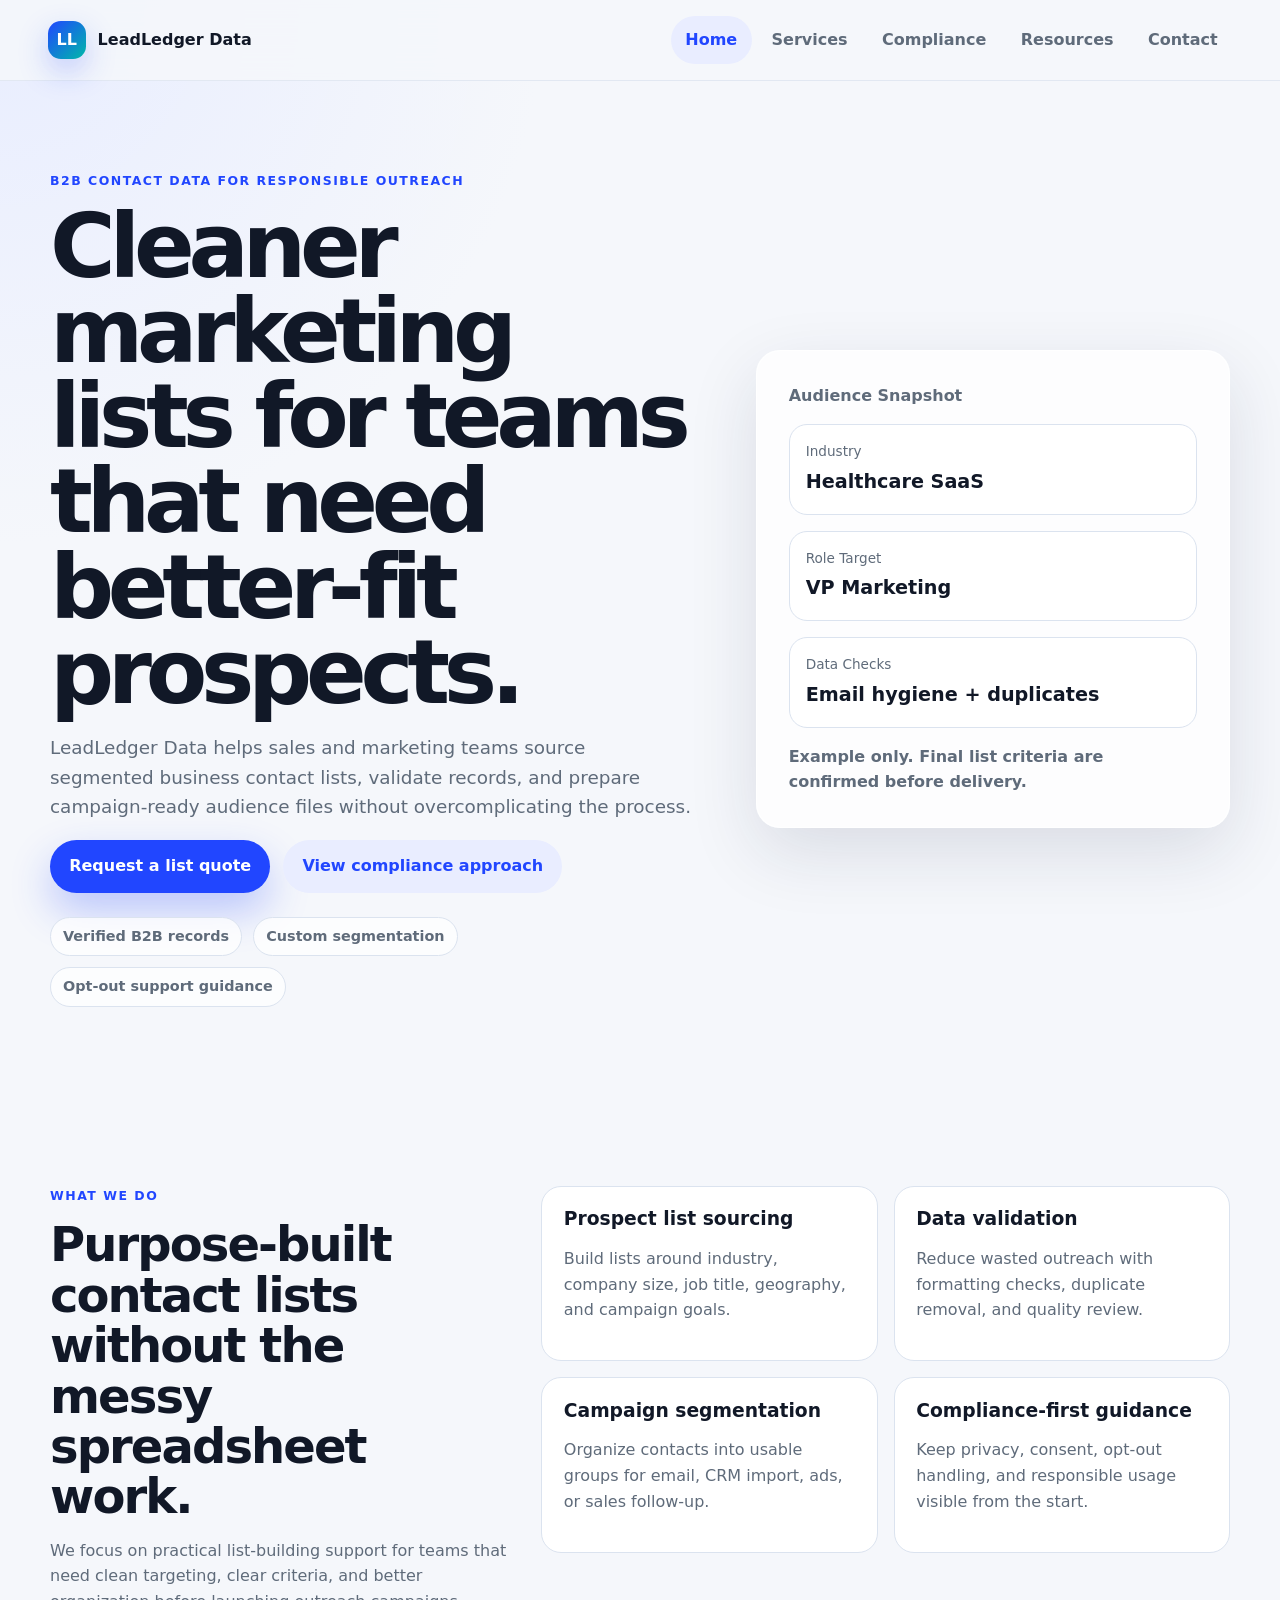
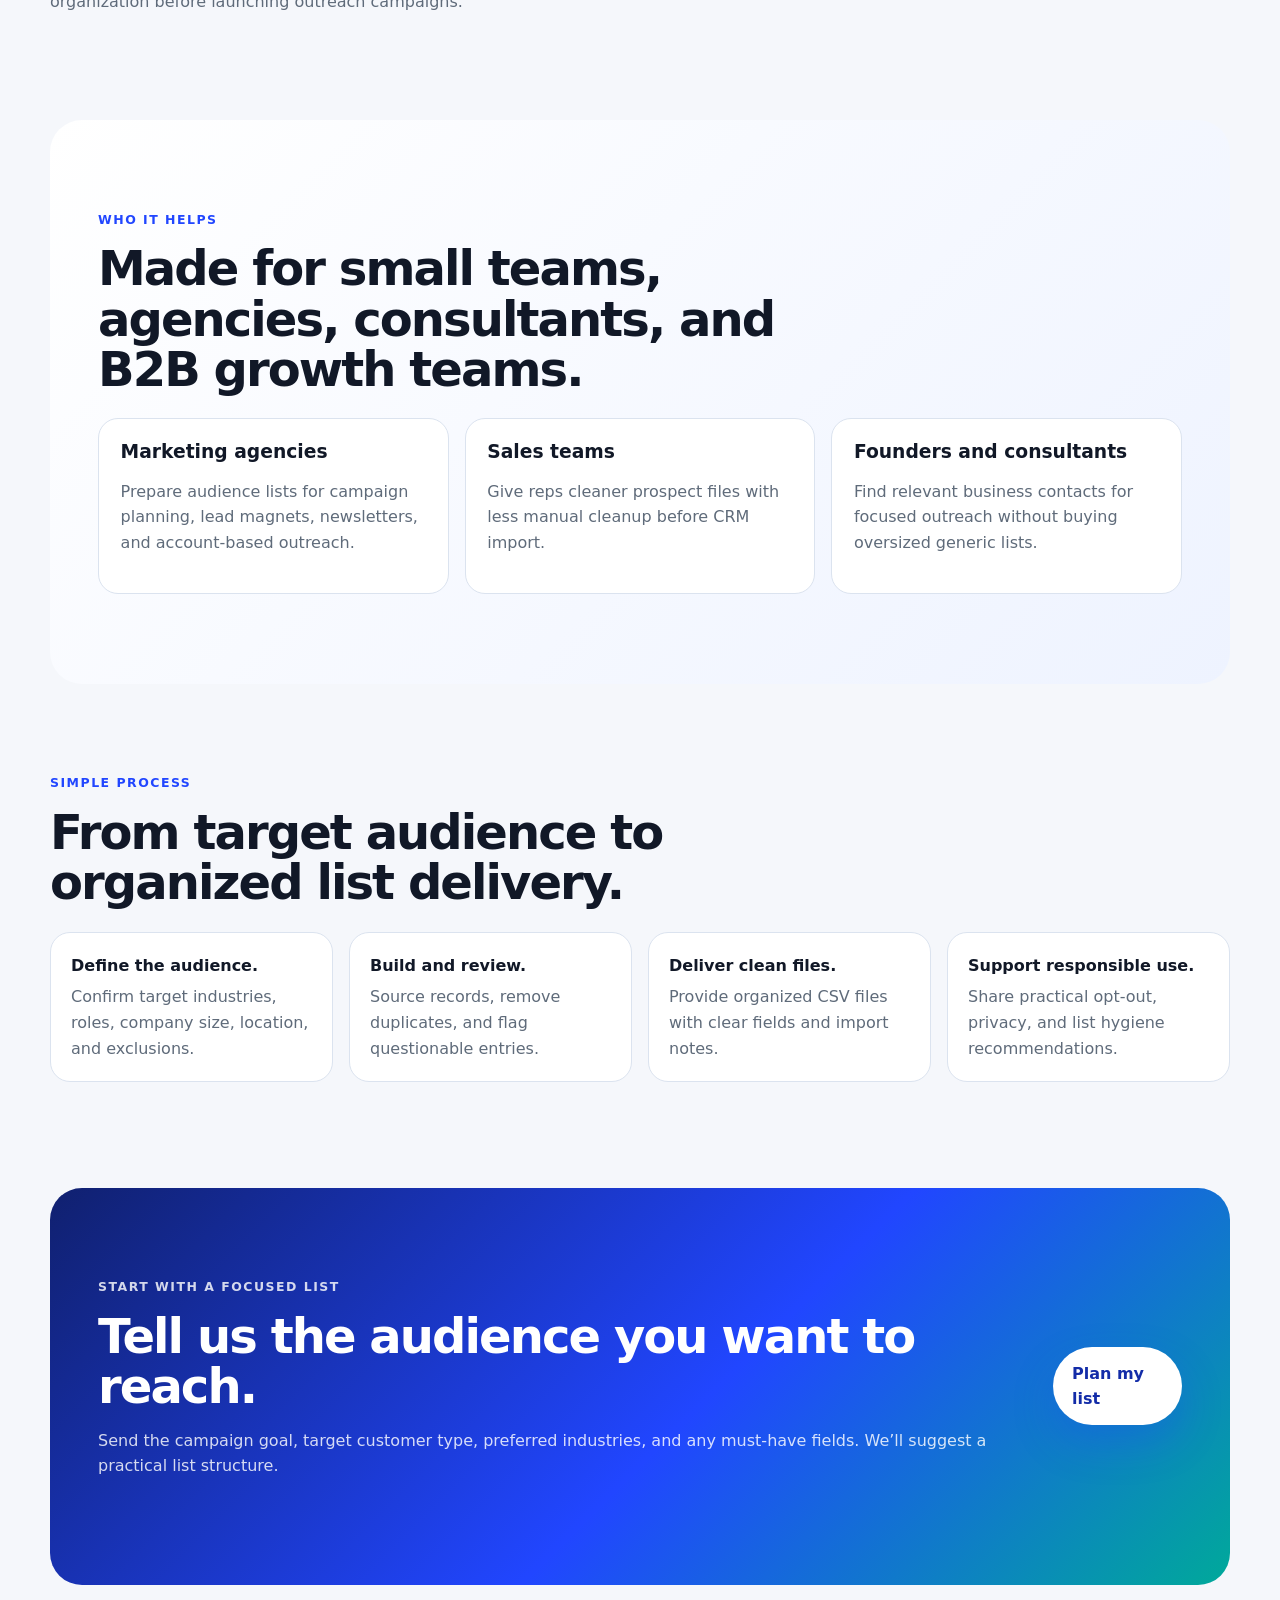
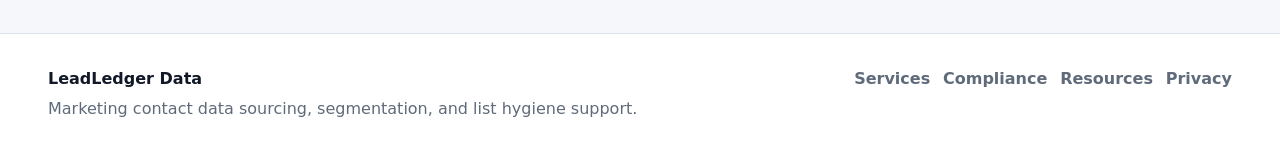
<file: index.html>
<!DOCTYPE html>
<html lang="en">
<head>
  <meta charset="UTF-8" />
  <meta name="viewport" content="width=device-width, initial-scale=1.0" />
  <title>LeadLedger Data | Verified Marketing Contact Lists</title>
  <meta name="description" content="LeadLedger Data helps growth teams source clean, compliant, and segmented marketing contact lists for B2B outreach and campaign planning." />
  <meta name="robots" content="index, follow" />
  <meta property="og:title" content="LeadLedger Data | Verified Marketing Contact Lists" />
  <meta property="og:description" content="Premium contact list sourcing, validation, segmentation, and data hygiene support for responsible marketing outreach." />
  <meta property="og:type" content="website" />
  <link rel="stylesheet" href="assets/css/styles.css" />
</head>
<body>
  <header class="site-header">
    <a class="brand" href="index.html" aria-label="LeadLedger Data home">
      <span class="brand-mark">LL</span>
      <span>LeadLedger Data</span>
    </a>
    <button class="nav-toggle" type="button" aria-label="Open navigation" aria-expanded="false">☰</button>
    <nav class="site-nav" aria-label="Main navigation">
      <a href="index.html" aria-current="page">Home</a>
      <a href="services.html">Services</a>
      <a href="compliance.html">Compliance</a>
      <a href="resources.html">Resources</a>
      <a href="contact.html">Contact</a>
    </nav>
  </header>

  <main>
    <section class="hero section-pad">
      <div class="hero-copy">
        <p class="eyebrow">B2B contact data for responsible outreach</p>
        <h1>Cleaner marketing lists for teams that need better-fit prospects.</h1>
        <p class="hero-text">LeadLedger Data helps sales and marketing teams source segmented business contact lists, validate records, and prepare campaign-ready audience files without overcomplicating the process.</p>
        <div class="hero-actions">
          <a class="button primary" href="contact.html">Request a list quote</a>
          <a class="button secondary" href="compliance.html">View compliance approach</a>
        </div>
        <ul class="trust-list" aria-label="Service highlights">
          <li>Verified B2B records</li>
          <li>Custom segmentation</li>
          <li>Opt-out support guidance</li>
        </ul>
      </div>
      <div class="hero-panel" aria-label="Example data categories">
        <div class="panel-topline">Audience Snapshot</div>
        <div class="metric-card"><span>Industry</span><strong>Healthcare SaaS</strong></div>
        <div class="metric-card"><span>Role Target</span><strong>VP Marketing</strong></div>
        <div class="metric-card"><span>Data Checks</span><strong>Email hygiene + duplicates</strong></div>
        <div class="panel-note">Example only. Final list criteria are confirmed before delivery.</div>
      </div>
    </section>

    <section class="section-pad grid-two">
      <div>
        <p class="eyebrow">What we do</p>
        <h2>Purpose-built contact lists without the messy spreadsheet work.</h2>
        <p>We focus on practical list-building support for teams that need clean targeting, clear criteria, and better organization before launching outreach campaigns.</p>
      </div>
      <div class="feature-grid">
        <article class="feature-card">
          <h3>Prospect list sourcing</h3>
          <p>Build lists around industry, company size, job title, geography, and campaign goals.</p>
        </article>
        <article class="feature-card">
          <h3>Data validation</h3>
          <p>Reduce wasted outreach with formatting checks, duplicate removal, and quality review.</p>
        </article>
        <article class="feature-card">
          <h3>Campaign segmentation</h3>
          <p>Organize contacts into usable groups for email, CRM import, ads, or sales follow-up.</p>
        </article>
        <article class="feature-card">
          <h3>Compliance-first guidance</h3>
          <p>Keep privacy, consent, opt-out handling, and responsible usage visible from the start.</p>
        </article>
      </div>
    </section>

    <section class="section-pad soft-section">
      <div class="section-heading">
        <p class="eyebrow">Who it helps</p>
        <h2>Made for small teams, agencies, consultants, and B2B growth teams.</h2>
      </div>
      <div class="cards-three">
        <article class="info-card">
          <h3>Marketing agencies</h3>
          <p>Prepare audience lists for campaign planning, lead magnets, newsletters, and account-based outreach.</p>
        </article>
        <article class="info-card">
          <h3>Sales teams</h3>
          <p>Give reps cleaner prospect files with less manual cleanup before CRM import.</p>
        </article>
        <article class="info-card">
          <h3>Founders and consultants</h3>
          <p>Find relevant business contacts for focused outreach without buying oversized generic lists.</p>
        </article>
      </div>
    </section>

    <section class="section-pad process-section">
      <div class="section-heading narrow">
        <p class="eyebrow">Simple process</p>
        <h2>From target audience to organized list delivery.</h2>
      </div>
      <ol class="timeline">
        <li><strong>Define the audience.</strong><span>Confirm target industries, roles, company size, location, and exclusions.</span></li>
        <li><strong>Build and review.</strong><span>Source records, remove duplicates, and flag questionable entries.</span></li>
        <li><strong>Deliver clean files.</strong><span>Provide organized CSV files with clear fields and import notes.</span></li>
        <li><strong>Support responsible use.</strong><span>Share practical opt-out, privacy, and list hygiene recommendations.</span></li>
      </ol>
    </section>

    <section class="cta section-pad">
      <div>
        <p class="eyebrow">Start with a focused list</p>
        <h2>Tell us the audience you want to reach.</h2>
        <p>Send the campaign goal, target customer type, preferred industries, and any must-have fields. We’ll suggest a practical list structure.</p>
      </div>
      <a class="button primary light" href="contact.html">Plan my list</a>
    </section>
  </main>

  <footer class="site-footer">
    <div>
      <strong>LeadLedger Data</strong>
      <p>Marketing contact data sourcing, segmentation, and list hygiene support.</p>
    </div>
    <nav aria-label="Footer navigation">
      <a href="services.html">Services</a>
      <a href="compliance.html">Compliance</a>
      <a href="resources.html">Resources</a>
      <a href="privacy.html">Privacy</a>
    </nav>
  </footer>
  <script src="assets/js/script.js" defer></script>
</body>
</html>
</file>
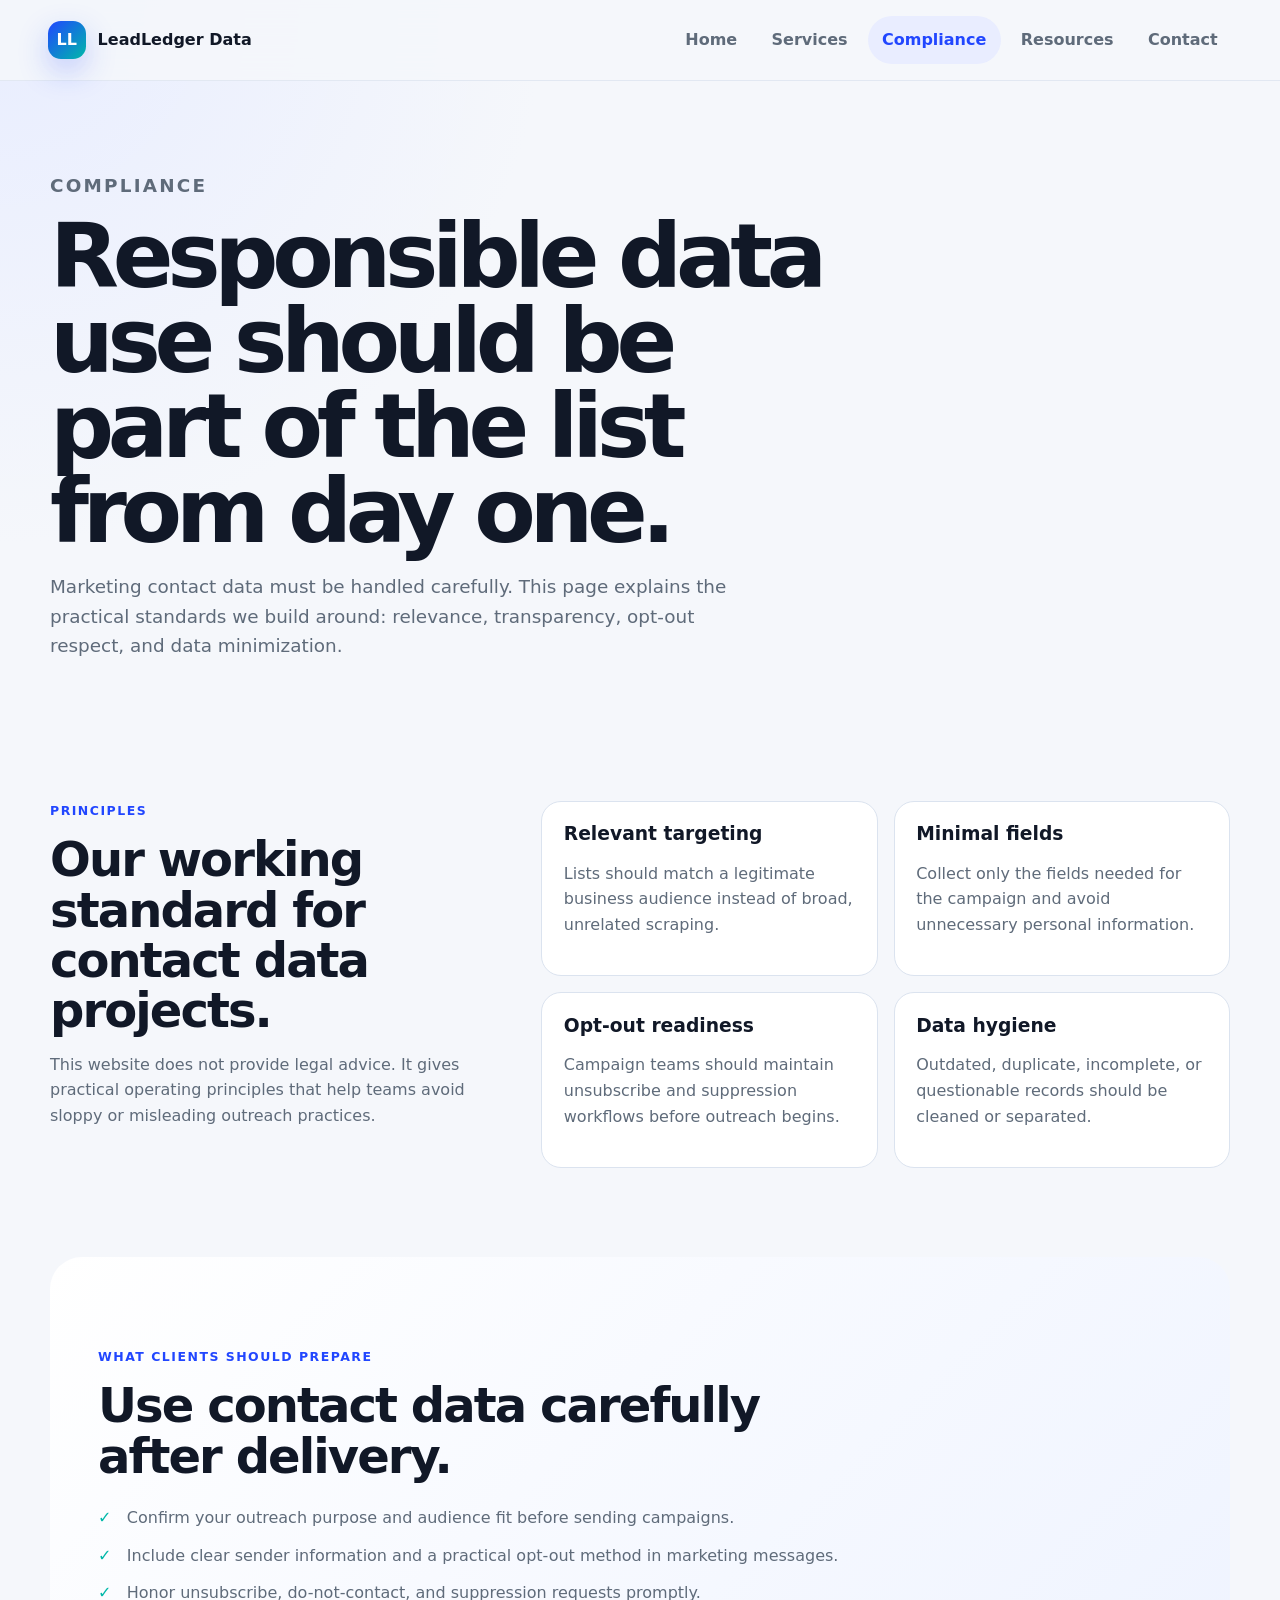
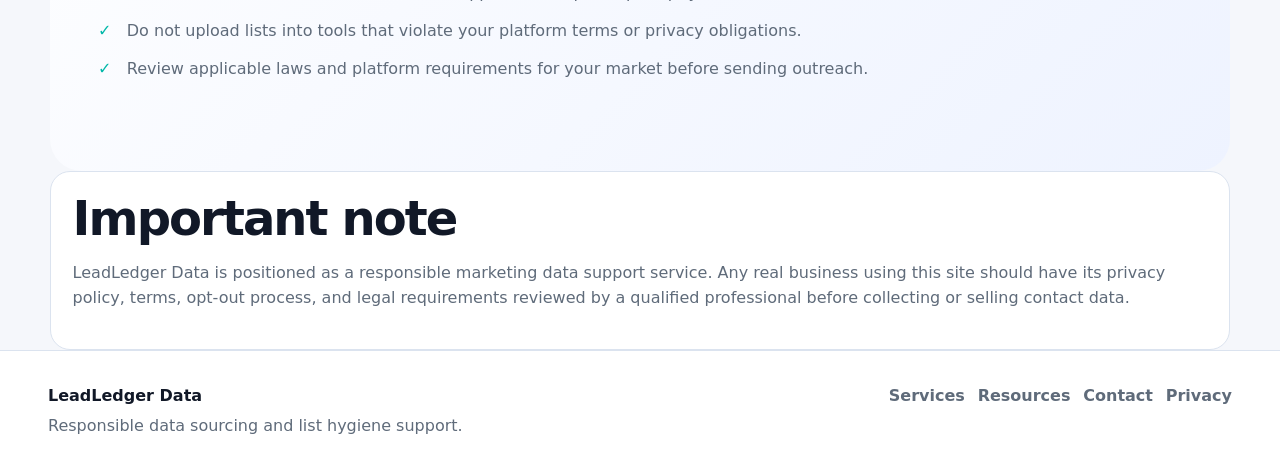
<file: compliance.html>
<!DOCTYPE html>
<html lang="en">
<head>
  <meta charset="UTF-8" />
  <meta name="viewport" content="width=device-width, initial-scale=1.0" />
  <title>Data Compliance Approach | LeadLedger Data</title>
  <meta name="description" content="Learn how LeadLedger Data approaches responsible marketing contact data, opt-out handling, privacy expectations, and list hygiene." />
  <meta name="robots" content="index, follow" />
  <link rel="stylesheet" href="assets/css/styles.css" />
</head>
<body>
  <header class="site-header">
    <a class="brand" href="index.html"><span class="brand-mark">LL</span><span>LeadLedger Data</span></a>
    <button class="nav-toggle" type="button" aria-label="Open navigation" aria-expanded="false">☰</button>
    <nav class="site-nav" aria-label="Main navigation"><a href="index.html">Home</a><a href="services.html">Services</a><a href="compliance.html" aria-current="page">Compliance</a><a href="resources.html">Resources</a><a href="contact.html">Contact</a></nav>
  </header>

  <main>
    <section class="page-hero section-pad">
      <p class="eyebrow">Compliance</p>
      <h1>Responsible data use should be part of the list from day one.</h1>
      <p>Marketing contact data must be handled carefully. This page explains the practical standards we build around: relevance, transparency, opt-out respect, and data minimization.</p>
    </section>

    <section class="section-pad grid-two">
      <div>
        <p class="eyebrow">Principles</p>
        <h2>Our working standard for contact data projects.</h2>
        <p>This website does not provide legal advice. It gives practical operating principles that help teams avoid sloppy or misleading outreach practices.</p>
      </div>
      <div class="feature-grid">
        <article class="feature-card"><h3>Relevant targeting</h3><p>Lists should match a legitimate business audience instead of broad, unrelated scraping.</p></article>
        <article class="feature-card"><h3>Minimal fields</h3><p>Collect only the fields needed for the campaign and avoid unnecessary personal information.</p></article>
        <article class="feature-card"><h3>Opt-out readiness</h3><p>Campaign teams should maintain unsubscribe and suppression workflows before outreach begins.</p></article>
        <article class="feature-card"><h3>Data hygiene</h3><p>Outdated, duplicate, incomplete, or questionable records should be cleaned or separated.</p></article>
      </div>
    </section>

    <section class="section-pad soft-section">
      <div class="section-heading narrow">
        <p class="eyebrow">What clients should prepare</p>
        <h2>Use contact data carefully after delivery.</h2>
      </div>
      <ul class="checklist">
        <li>Confirm your outreach purpose and audience fit before sending campaigns.</li>
        <li>Include clear sender information and a practical opt-out method in marketing messages.</li>
        <li>Honor unsubscribe, do-not-contact, and suppression requests promptly.</li>
        <li>Do not upload lists into tools that violate your platform terms or privacy obligations.</li>
        <li>Review applicable laws and platform requirements for your market before sending outreach.</li>
      </ul>
    </section>

    <section class="section-pad notice-box">
      <h2>Important note</h2>
      <p>LeadLedger Data is positioned as a responsible marketing data support service. Any real business using this site should have its privacy policy, terms, opt-out process, and legal requirements reviewed by a qualified professional before collecting or selling contact data.</p>
    </section>
  </main>

  <footer class="site-footer"><div><strong>LeadLedger Data</strong><p>Responsible data sourcing and list hygiene support.</p></div><nav aria-label="Footer navigation"><a href="services.html">Services</a><a href="resources.html">Resources</a><a href="contact.html">Contact</a><a href="privacy.html">Privacy</a></nav></footer>
  <script src="assets/js/script.js" defer></script>
</body>
</html>
</file>
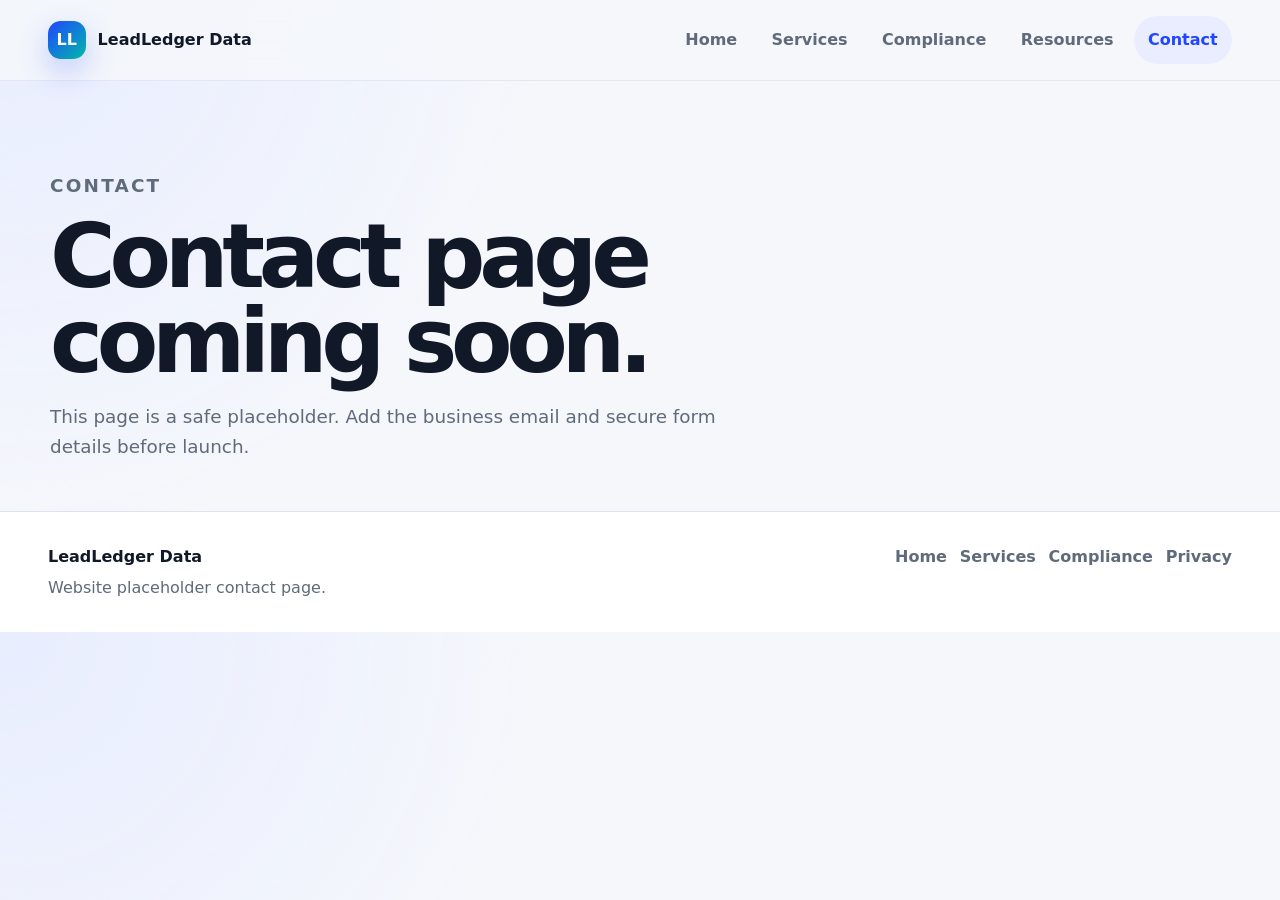
<file: contact.html>
<!DOCTYPE html>
<html lang="en">
<head>
  <meta charset="UTF-8" />
  <meta name="viewport" content="width=device-width, initial-scale=1.0" />
  <title>Contact | LeadLedger Data</title>
  <meta name="description" content="Contact information for LeadLedger Data." />
  <link rel="stylesheet" href="assets/css/styles.css" />
</head>
<body>
  <header class="site-header">
    <a class="brand" href="index.html"><span class="brand-mark">LL</span><span>LeadLedger Data</span></a>
    <button class="nav-toggle" type="button" aria-label="Open navigation" aria-expanded="false">☰</button>
    <nav class="site-nav" aria-label="Main navigation"><a href="index.html">Home</a><a href="services.html">Services</a><a href="compliance.html">Compliance</a><a href="resources.html">Resources</a><a href="contact.html" aria-current="page">Contact</a></nav>
  </header>
  <main>
    <section class="page-hero section-pad">
      <p class="eyebrow">Contact</p>
      <h1>Contact page coming soon.</h1>
      <p>This page is a safe placeholder. Add the business email and secure form details before launch.</p>
    </section>
  </main>
  <footer class="site-footer"><div><strong>LeadLedger Data</strong><p>Website placeholder contact page.</p></div><nav aria-label="Footer navigation"><a href="index.html">Home</a><a href="services.html">Services</a><a href="compliance.html">Compliance</a><a href="privacy.html">Privacy</a></nav></footer>
  <script src="assets/js/script.js" defer></script>
</body>
</html>
</file>
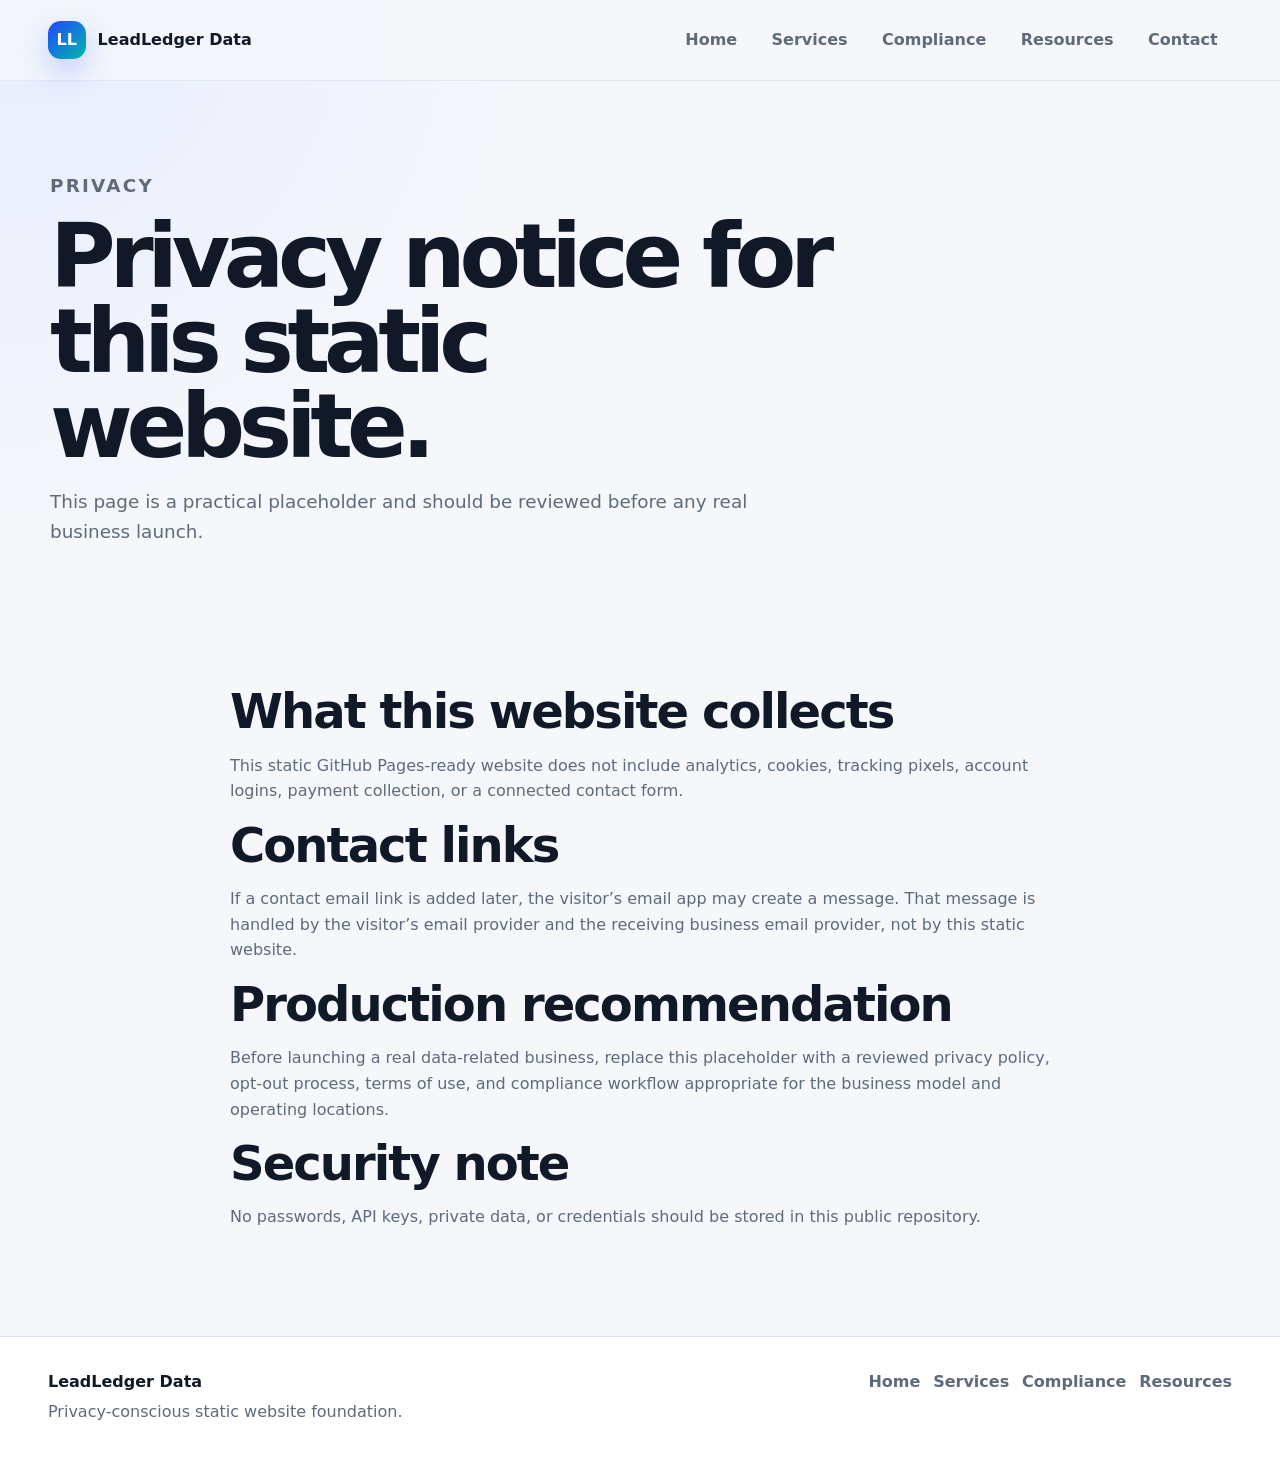
<file: privacy.html>
<!DOCTYPE html>
<html lang="en">
<head>
  <meta charset="UTF-8" />
  <meta name="viewport" content="width=device-width, initial-scale=1.0" />
  <title>Privacy Notice | LeadLedger Data</title>
  <meta name="description" content="Privacy notice for the LeadLedger Data website, including what this static demo does and does not collect." />
  <meta name="robots" content="index, follow" />
  <link rel="stylesheet" href="assets/css/styles.css" />
</head>
<body>
  <header class="site-header">
    <a class="brand" href="index.html"><span class="brand-mark">LL</span><span>LeadLedger Data</span></a>
    <button class="nav-toggle" type="button" aria-label="Open navigation" aria-expanded="false">☰</button>
    <nav class="site-nav" aria-label="Main navigation"><a href="index.html">Home</a><a href="services.html">Services</a><a href="compliance.html">Compliance</a><a href="resources.html">Resources</a><a href="contact.html">Contact</a></nav>
  </header>

  <main>
    <section class="page-hero section-pad">
      <p class="eyebrow">Privacy</p>
      <h1>Privacy notice for this static website.</h1>
      <p>This page is a practical placeholder and should be reviewed before any real business launch.</p>
    </section>

    <section class="section-pad legal-content">
      <h2>What this website collects</h2>
      <p>This static GitHub Pages-ready website does not include analytics, cookies, tracking pixels, account logins, payment collection, or a connected contact form.</p>

      <h2>Contact links</h2>
      <p>If a contact email link is added later, the visitor’s email app may create a message. That message is handled by the visitor’s email provider and the receiving business email provider, not by this static website.</p>

      <h2>Production recommendation</h2>
      <p>Before launching a real data-related business, replace this placeholder with a reviewed privacy policy, opt-out process, terms of use, and compliance workflow appropriate for the business model and operating locations.</p>

      <h2>Security note</h2>
      <p>No passwords, API keys, private data, or credentials should be stored in this public repository.</p>
    </section>
  </main>

  <footer class="site-footer"><div><strong>LeadLedger Data</strong><p>Privacy-conscious static website foundation.</p></div><nav aria-label="Footer navigation"><a href="index.html">Home</a><a href="services.html">Services</a><a href="compliance.html">Compliance</a><a href="resources.html">Resources</a></nav></footer>
  <script src="assets/js/script.js" defer></script>
</body>
</html>
</file>
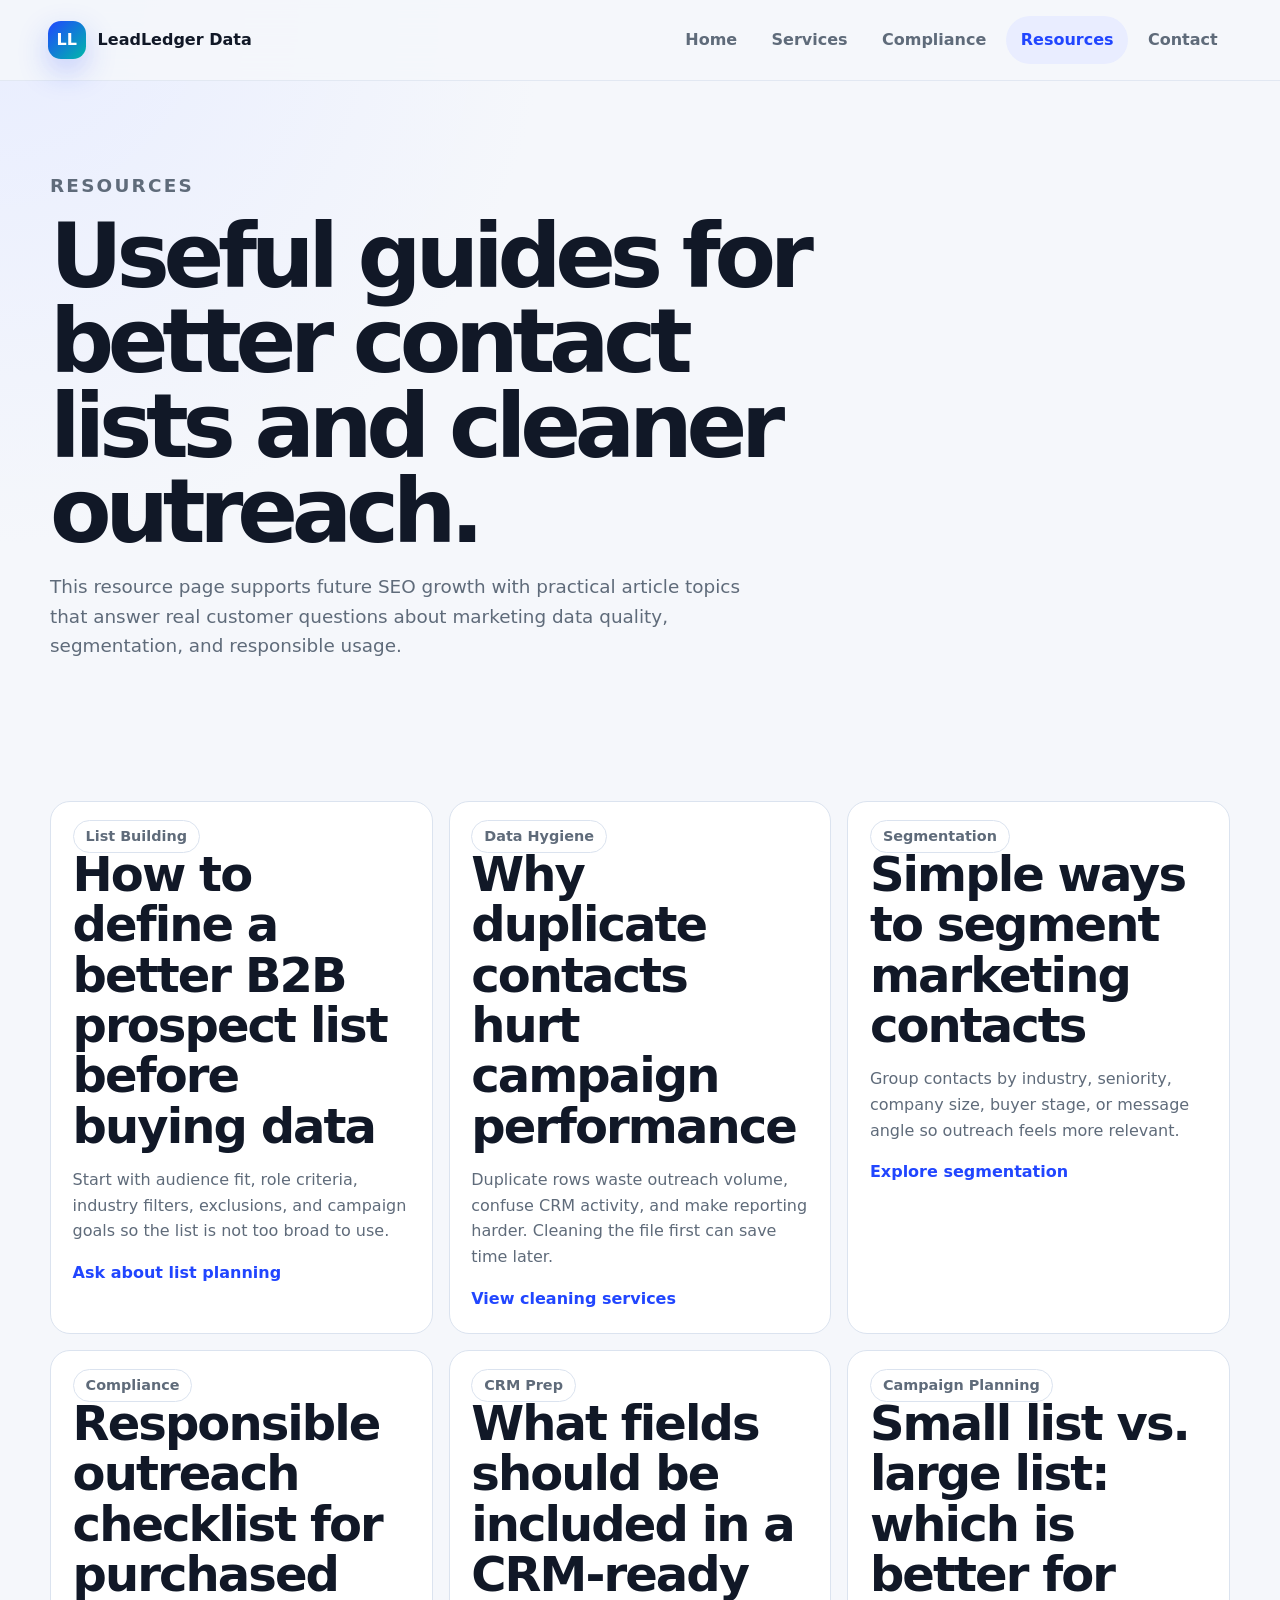
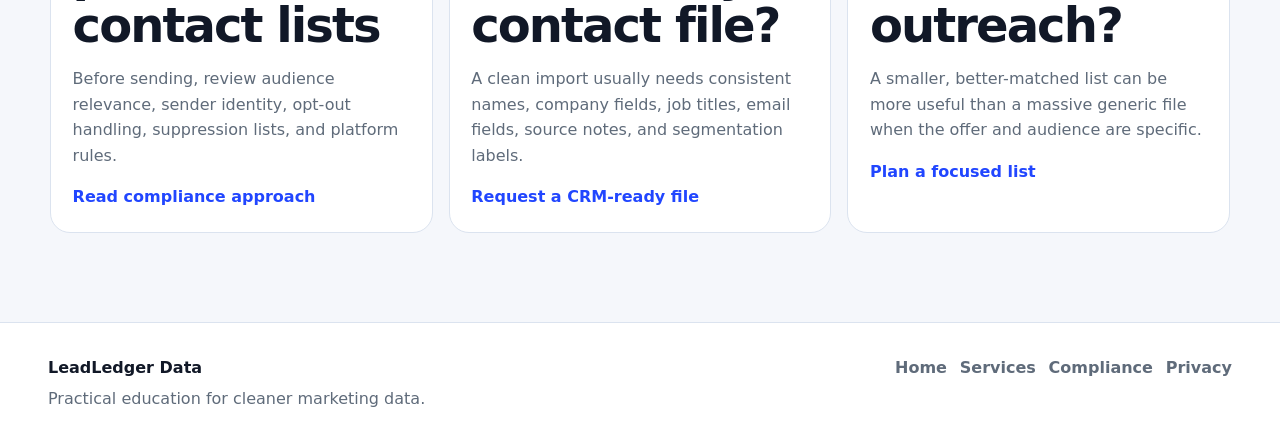
<file: resources.html>
<!DOCTYPE html>
<html lang="en">
<head>
  <meta charset="UTF-8" />
  <meta name="viewport" content="width=device-width, initial-scale=1.0" />
  <title>Marketing Data Resources | LeadLedger Data</title>
  <meta name="description" content="Read practical resources about B2B list building, marketing contact hygiene, segmentation, and responsible outreach planning." />
  <meta name="robots" content="index, follow" />
  <link rel="stylesheet" href="assets/css/styles.css" />
</head>
<body>
  <header class="site-header">
    <a class="brand" href="index.html"><span class="brand-mark">LL</span><span>LeadLedger Data</span></a>
    <button class="nav-toggle" type="button" aria-label="Open navigation" aria-expanded="false">☰</button>
    <nav class="site-nav" aria-label="Main navigation"><a href="index.html">Home</a><a href="services.html">Services</a><a href="compliance.html">Compliance</a><a href="resources.html" aria-current="page">Resources</a><a href="contact.html">Contact</a></nav>
  </header>

  <main>
    <section class="page-hero section-pad">
      <p class="eyebrow">Resources</p>
      <h1>Useful guides for better contact lists and cleaner outreach.</h1>
      <p>This resource page supports future SEO growth with practical article topics that answer real customer questions about marketing data quality, segmentation, and responsible usage.</p>
    </section>

    <section class="section-pad article-grid" aria-label="Starter article ideas">
      <article class="article-card">
        <span class="tag">List Building</span>
        <h2>How to define a better B2B prospect list before buying data</h2>
        <p>Start with audience fit, role criteria, industry filters, exclusions, and campaign goals so the list is not too broad to use.</p>
        <a href="contact.html">Ask about list planning</a>
      </article>
      <article class="article-card">
        <span class="tag">Data Hygiene</span>
        <h2>Why duplicate contacts hurt campaign performance</h2>
        <p>Duplicate rows waste outreach volume, confuse CRM activity, and make reporting harder. Cleaning the file first can save time later.</p>
        <a href="services.html">View cleaning services</a>
      </article>
      <article class="article-card">
        <span class="tag">Segmentation</span>
        <h2>Simple ways to segment marketing contacts</h2>
        <p>Group contacts by industry, seniority, company size, buyer stage, or message angle so outreach feels more relevant.</p>
        <a href="services.html">Explore segmentation</a>
      </article>
      <article class="article-card">
        <span class="tag">Compliance</span>
        <h2>Responsible outreach checklist for purchased contact lists</h2>
        <p>Before sending, review audience relevance, sender identity, opt-out handling, suppression lists, and platform rules.</p>
        <a href="compliance.html">Read compliance approach</a>
      </article>
      <article class="article-card">
        <span class="tag">CRM Prep</span>
        <h2>What fields should be included in a CRM-ready contact file?</h2>
        <p>A clean import usually needs consistent names, company fields, job titles, email fields, source notes, and segmentation labels.</p>
        <a href="contact.html">Request a CRM-ready file</a>
      </article>
      <article class="article-card">
        <span class="tag">Campaign Planning</span>
        <h2>Small list vs. large list: which is better for outreach?</h2>
        <p>A smaller, better-matched list can be more useful than a massive generic file when the offer and audience are specific.</p>
        <a href="contact.html">Plan a focused list</a>
      </article>
    </section>
  </main>

  <footer class="site-footer"><div><strong>LeadLedger Data</strong><p>Practical education for cleaner marketing data.</p></div><nav aria-label="Footer navigation"><a href="index.html">Home</a><a href="services.html">Services</a><a href="compliance.html">Compliance</a><a href="privacy.html">Privacy</a></nav></footer>
  <script src="assets/js/script.js" defer></script>
</body>
</html>
</file>
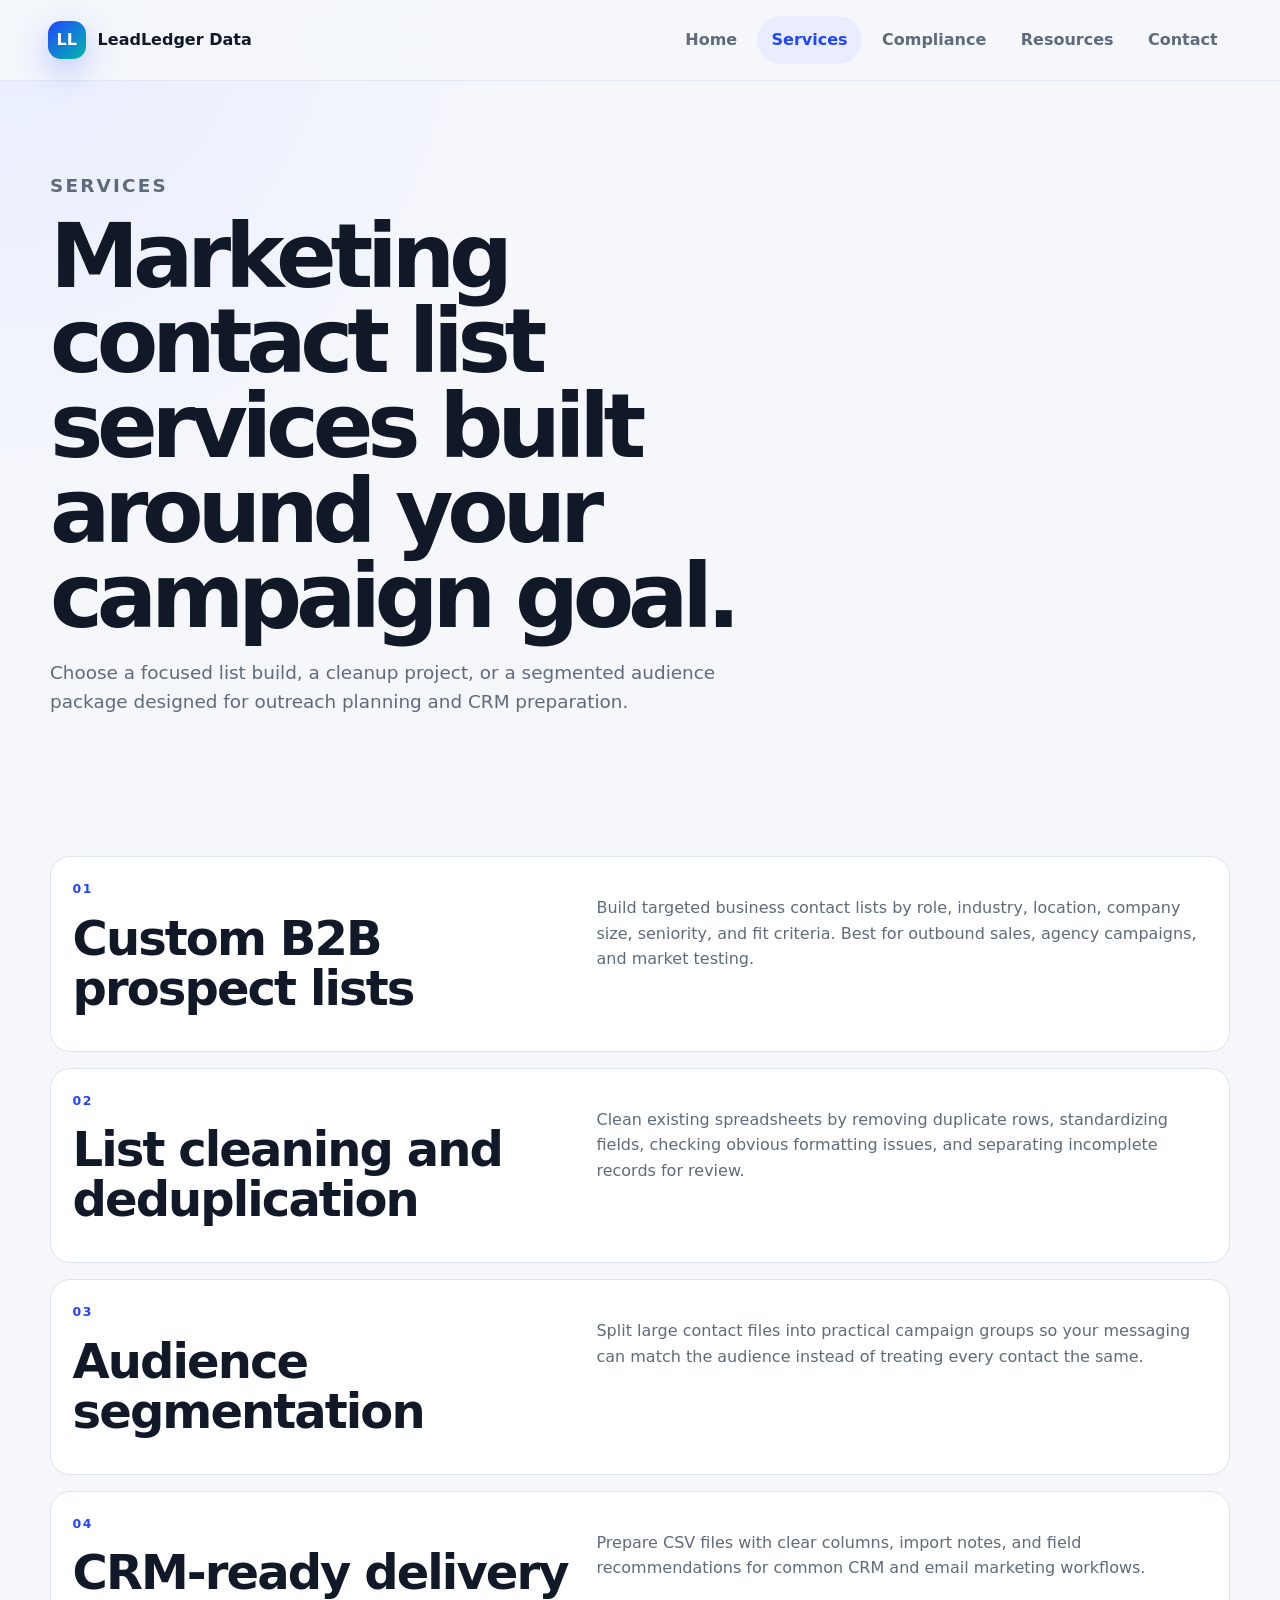
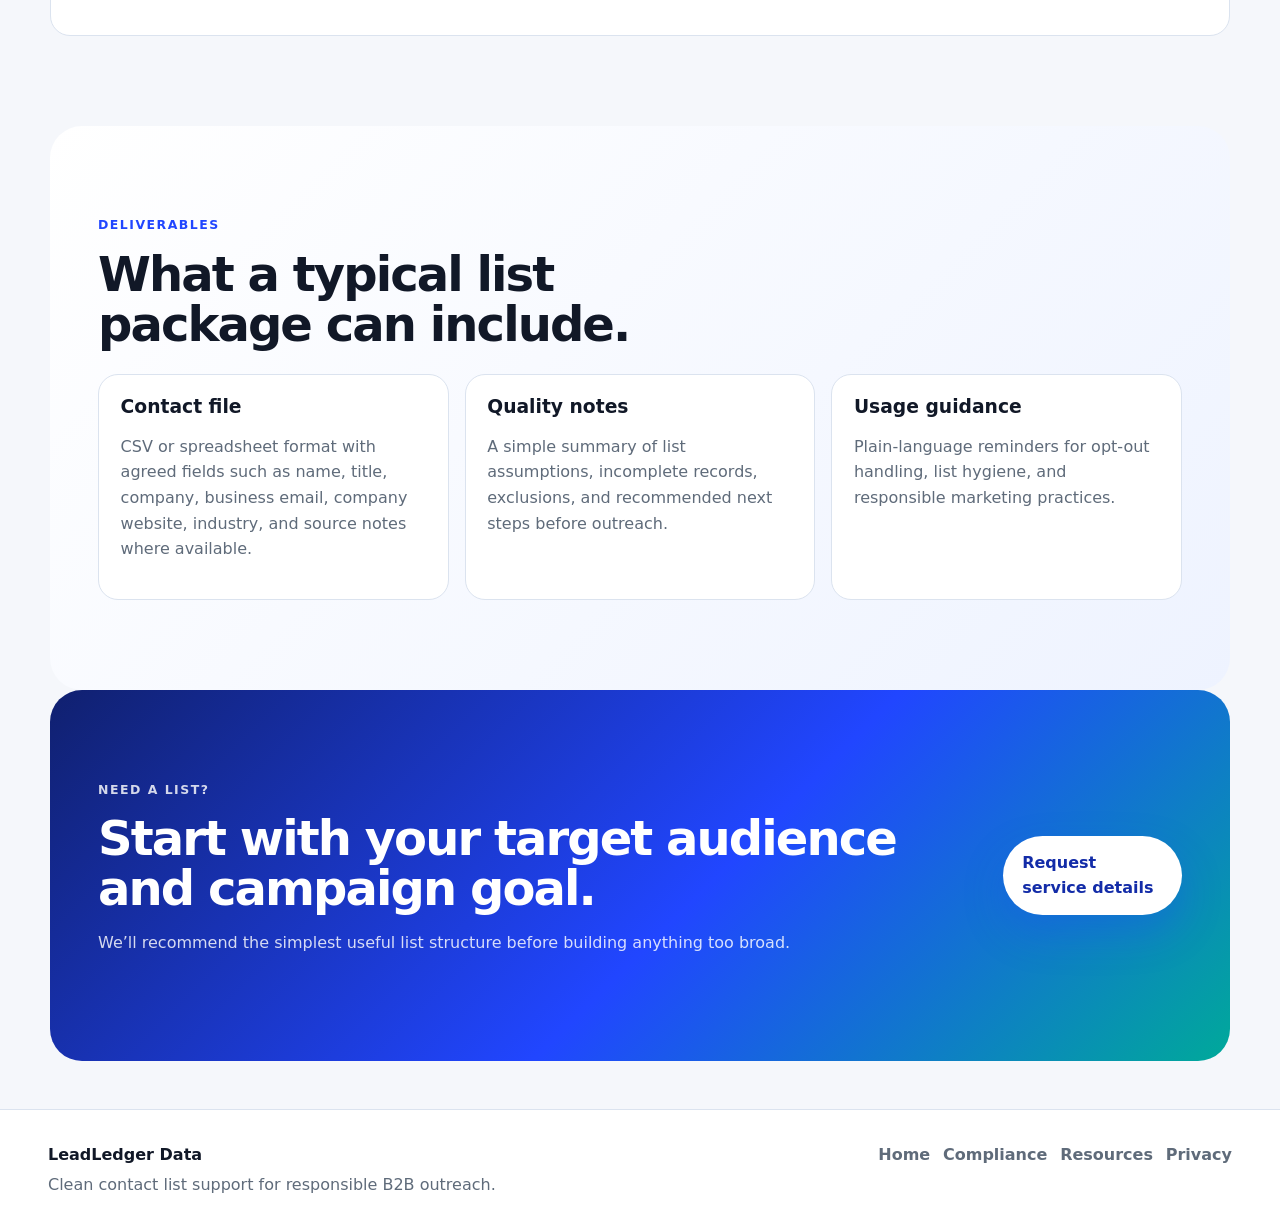
<file: services.html>
<!DOCTYPE html>
<html lang="en">
<head>
  <meta charset="UTF-8" />
  <meta name="viewport" content="width=device-width, initial-scale=1.0" />
  <title>Contact List Services | LeadLedger Data</title>
  <meta name="description" content="Explore LeadLedger Data services for prospect list sourcing, contact validation, segmentation, enrichment planning, and CRM-ready delivery." />
  <meta name="robots" content="index, follow" />
  <link rel="stylesheet" href="assets/css/styles.css" />
</head>
<body>
  <header class="site-header">
    <a class="brand" href="index.html"><span class="brand-mark">LL</span><span>LeadLedger Data</span></a>
    <button class="nav-toggle" type="button" aria-label="Open navigation" aria-expanded="false">☰</button>
    <nav class="site-nav" aria-label="Main navigation">
      <a href="index.html">Home</a>
      <a href="services.html" aria-current="page">Services</a>
      <a href="compliance.html">Compliance</a>
      <a href="resources.html">Resources</a>
      <a href="contact.html">Contact</a>
    </nav>
  </header>

  <main>
    <section class="page-hero section-pad">
      <p class="eyebrow">Services</p>
      <h1>Marketing contact list services built around your campaign goal.</h1>
      <p>Choose a focused list build, a cleanup project, or a segmented audience package designed for outreach planning and CRM preparation.</p>
    </section>

    <section class="section-pad service-list">
      <article class="service-card">
        <div>
          <p class="eyebrow">01</p>
          <h2>Custom B2B prospect lists</h2>
        </div>
        <p>Build targeted business contact lists by role, industry, location, company size, seniority, and fit criteria. Best for outbound sales, agency campaigns, and market testing.</p>
      </article>
      <article class="service-card">
        <div>
          <p class="eyebrow">02</p>
          <h2>List cleaning and deduplication</h2>
        </div>
        <p>Clean existing spreadsheets by removing duplicate rows, standardizing fields, checking obvious formatting issues, and separating incomplete records for review.</p>
      </article>
      <article class="service-card">
        <div>
          <p class="eyebrow">03</p>
          <h2>Audience segmentation</h2>
        </div>
        <p>Split large contact files into practical campaign groups so your messaging can match the audience instead of treating every contact the same.</p>
      </article>
      <article class="service-card">
        <div>
          <p class="eyebrow">04</p>
          <h2>CRM-ready delivery</h2>
        </div>
        <p>Prepare CSV files with clear columns, import notes, and field recommendations for common CRM and email marketing workflows.</p>
      </article>
    </section>

    <section class="section-pad soft-section">
      <div class="section-heading narrow">
        <p class="eyebrow">Deliverables</p>
        <h2>What a typical list package can include.</h2>
      </div>
      <div class="cards-three">
        <article class="info-card"><h3>Contact file</h3><p>CSV or spreadsheet format with agreed fields such as name, title, company, business email, company website, industry, and source notes where available.</p></article>
        <article class="info-card"><h3>Quality notes</h3><p>A simple summary of list assumptions, incomplete records, exclusions, and recommended next steps before outreach.</p></article>
        <article class="info-card"><h3>Usage guidance</h3><p>Plain-language reminders for opt-out handling, list hygiene, and responsible marketing practices.</p></article>
      </div>
    </section>

    <section class="cta section-pad">
      <div>
        <p class="eyebrow">Need a list?</p>
        <h2>Start with your target audience and campaign goal.</h2>
        <p>We’ll recommend the simplest useful list structure before building anything too broad.</p>
      </div>
      <a class="button primary light" href="contact.html">Request service details</a>
    </section>
  </main>

  <footer class="site-footer">
    <div><strong>LeadLedger Data</strong><p>Clean contact list support for responsible B2B outreach.</p></div>
    <nav aria-label="Footer navigation"><a href="index.html">Home</a><a href="compliance.html">Compliance</a><a href="resources.html">Resources</a><a href="privacy.html">Privacy</a></nav>
  </footer>
  <script src="assets/js/script.js" defer></script>
</body>
</html>
</file>
<file: assets/css/styles.css>
:root {
  --bg: #f5f7fb;
  --surface: #ffffff;
  --surface-soft: #eef3ff;
  --ink: #111827;
  --muted: #5f6b7a;
  --line: #dbe3ef;
  --primary: #2146ff;
  --primary-dark: #132ca8;
  --accent: #00b8a9;
  --shadow: 0 24px 70px rgba(22, 34, 69, 0.12);
  --radius: 24px;
  --max: 1180px;
}

* { box-sizing: border-box; }
html { scroll-behavior: smooth; }
body {
  margin: 0;
  font-family: Inter, ui-sans-serif, system-ui, -apple-system, BlinkMacSystemFont, "Segoe UI", sans-serif;
  color: var(--ink);
  background: radial-gradient(circle at top left, #e8edff 0, transparent 34rem), var(--bg);
  line-height: 1.6;
}

a { color: inherit; }
img, svg { max-width: 100%; }

.site-header {
  position: sticky;
  top: 0;
  z-index: 20;
  display: flex;
  align-items: center;
  justify-content: space-between;
  gap: 1rem;
  padding: 1rem clamp(1rem, 4vw, 3rem);
  background: rgba(245, 247, 251, 0.86);
  border-bottom: 1px solid rgba(219, 227, 239, 0.75);
  backdrop-filter: blur(16px);
}

.brand {
  display: inline-flex;
  align-items: center;
  gap: 0.75rem;
  font-weight: 800;
  text-decoration: none;
}

.brand-mark {
  display: grid;
  place-items: center;
  width: 2.35rem;
  height: 2.35rem;
  border-radius: 0.8rem;
  color: #fff;
  background: linear-gradient(135deg, var(--primary), var(--accent));
  box-shadow: 0 12px 30px rgba(33, 70, 255, 0.25);
}

.site-nav { display: flex; align-items: center; gap: 0.35rem; }
.site-nav a {
  padding: 0.7rem 0.9rem;
  border-radius: 999px;
  color: var(--muted);
  font-weight: 700;
  text-decoration: none;
}
.site-nav a:hover,
.site-nav a[aria-current="page"] { color: var(--primary); background: #e9edff; }

.nav-toggle {
  display: none;
  border: 1px solid var(--line);
  border-radius: 0.8rem;
  background: var(--surface);
  padding: 0.55rem 0.75rem;
  font-size: 1.2rem;
}

.section-pad { width: min(var(--max), calc(100% - 2rem)); margin: 0 auto; padding: clamp(3rem, 7vw, 6.5rem) 0; }
.hero { display: grid; grid-template-columns: minmax(0, 1.15fr) minmax(310px, 0.85fr); gap: clamp(2rem, 5vw, 5rem); align-items: center; min-height: 78vh; }
.hero-copy h1, .page-hero h1 { max-width: 780px; margin: 0; font-size: clamp(2.6rem, 7vw, 5.8rem); line-height: 0.95; letter-spacing: -0.07em; }
.hero-text, .page-hero p { max-width: 720px; font-size: 1.15rem; color: var(--muted); }
.eyebrow { margin: 0 0 0.85rem; color: var(--primary); font-size: 0.78rem; font-weight: 900; letter-spacing: 0.12em; text-transform: uppercase; }

.hero-actions, .site-footer nav { display: flex; flex-wrap: wrap; gap: 0.8rem; }
.button {
  display: inline-flex;
  align-items: center;
  justify-content: center;
  min-height: 3rem;
  padding: 0.85rem 1.2rem;
  border: 0;
  border-radius: 999px;
  font-weight: 900;
  text-decoration: none;
  cursor: pointer;
}
.button.primary { color: #fff; background: var(--primary); box-shadow: 0 18px 40px rgba(33, 70, 255, 0.28); }
.button.secondary { color: var(--primary); background: #e9edff; }
.button.light { background: #fff; color: var(--primary-dark); }

.trust-list { display: flex; flex-wrap: wrap; gap: 0.7rem; padding: 0; margin: 1.5rem 0 0; list-style: none; }
.trust-list li, .tag { border: 1px solid var(--line); border-radius: 999px; background: rgba(255,255,255,0.75); padding: 0.45rem 0.75rem; color: var(--muted); font-size: 0.9rem; font-weight: 700; }

.hero-panel, .static-card, .contact-sidebar {
  padding: clamp(1.4rem, 3vw, 2rem);
  border: 1px solid rgba(255,255,255,0.8);
  border-radius: var(--radius);
  background: rgba(255,255,255,0.78);
  box-shadow: var(--shadow);
}
.panel-topline, .panel-note { color: var(--muted); font-weight: 700; }
.metric-card { margin: 1rem 0; padding: 1rem; border: 1px solid var(--line); border-radius: 18px; background: #fff; }
.metric-card span { display: block; color: var(--muted); font-size: 0.85rem; }
.metric-card strong { display: block; margin-top: 0.25rem; font-size: 1.2rem; }

.grid-two { display: grid; grid-template-columns: minmax(0, 0.8fr) minmax(0, 1.2fr); gap: 2rem; align-items: start; }
h2 { margin: 0 0 1rem; font-size: clamp(1.9rem, 4vw, 3rem); line-height: 1.05; letter-spacing: -0.04em; }
h3 { margin: 0 0 0.45rem; line-height: 1.15; }
p { color: var(--muted); }
.feature-grid, .cards-three, .article-grid { display: grid; gap: 1rem; }
.feature-grid { grid-template-columns: repeat(2, minmax(0, 1fr)); }
.cards-three { grid-template-columns: repeat(3, minmax(0, 1fr)); }
.article-grid { grid-template-columns: repeat(3, minmax(0, 1fr)); }
.feature-card, .info-card, .article-card, .service-card, .notice-box {
  padding: 1.35rem;
  border: 1px solid var(--line);
  border-radius: 20px;
  background: var(--surface);
}
.article-card a { color: var(--primary); font-weight: 900; text-decoration: none; }

.soft-section { width: min(var(--max), calc(100% - 2rem)); border-radius: calc(var(--radius) + 8px); background: linear-gradient(135deg, #ffffff 0%, #eef3ff 100%); padding-left: clamp(1rem, 4vw, 3rem); padding-right: clamp(1rem, 4vw, 3rem); }
.section-heading { max-width: 760px; margin-bottom: 1.5rem; }
.narrow { max-width: 680px; }

.timeline { display: grid; grid-template-columns: repeat(4, minmax(0, 1fr)); gap: 1rem; padding: 0; list-style: none; counter-reset: steps; }
.timeline li { position: relative; padding: 1.25rem; border: 1px solid var(--line); border-radius: 20px; background: #fff; }
.timeline li strong { display: block; margin-bottom: 0.4rem; }
.timeline li span { color: var(--muted); }

.cta { display: flex; justify-content: space-between; align-items: center; gap: 2rem; margin-bottom: 3rem; padding-left: clamp(1.25rem, 4vw, 3rem); padding-right: clamp(1.25rem, 4vw, 3rem); border-radius: calc(var(--radius) + 8px); color: #fff; background: linear-gradient(135deg, #10206f, #2146ff 55%, #00a99a); }
.cta p, .cta .eyebrow { color: rgba(255,255,255,0.82); }
.cta h2 { color: #fff; }

.page-hero { padding-bottom: 2rem; }
.service-list { display: grid; gap: 1rem; }
.service-card { display: grid; grid-template-columns: 0.9fr 1.1fr; gap: 1.5rem; align-items: start; }
.checklist { margin: 0; padding: 0; list-style: none; display: grid; gap: 0.75rem; }
.checklist li { padding-left: 1.8rem; position: relative; color: var(--muted); }
.checklist li::before { content: "✓"; position: absolute; left: 0; color: var(--accent); font-weight: 900; }
.compact { gap: 0.55rem; }
.notice-box.small { margin-top: 1rem; box-shadow: none; }
.legal-content { max-width: 820px; }
.contact-layout { display: grid; grid-template-columns: minmax(0, 1fr) 360px; gap: 1.25rem; align-items: start; }

.site-footer { display: flex; justify-content: space-between; gap: 1.5rem; padding: 2rem clamp(1rem, 4vw, 3rem); border-top: 1px solid var(--line); background: #fff; }
.site-footer p { margin: 0.3rem 0 0; }
.site-footer a { color: var(--muted); font-weight: 800; text-decoration: none; }
.site-footer a:hover { color: var(--primary); }

@media (max-width: 860px) {
  .nav-toggle { display: inline-flex; }
  .site-nav { display: none; position: absolute; left: 1rem; right: 1rem; top: 4.6rem; flex-direction: column; align-items: stretch; padding: 0.75rem; border: 1px solid var(--line); border-radius: 18px; background: #fff; box-shadow: var(--shadow); }
  .site-nav.is-open { display: flex; }
  .hero, .grid-two, .service-card, .contact-layout { grid-template-columns: 1fr; }
  .feature-grid, .cards-three, .article-grid, .timeline { grid-template-columns: 1fr; }
  .cta, .site-footer { flex-direction: column; align-items: flex-start; }
}

@media (prefers-reduced-motion: no-preference) {
  .feature-card, .info-card, .article-card, .service-card, .button { transition: transform 160ms ease, box-shadow 160ms ease; }
  .feature-card:hover, .info-card:hover, .article-card:hover, .service-card:hover { transform: translateY(-3px); box-shadow: 0 18px 50px rgba(22, 34, 69, 0.1); }
  .button:hover { transform: translateY(-1px); }
}
</file>
